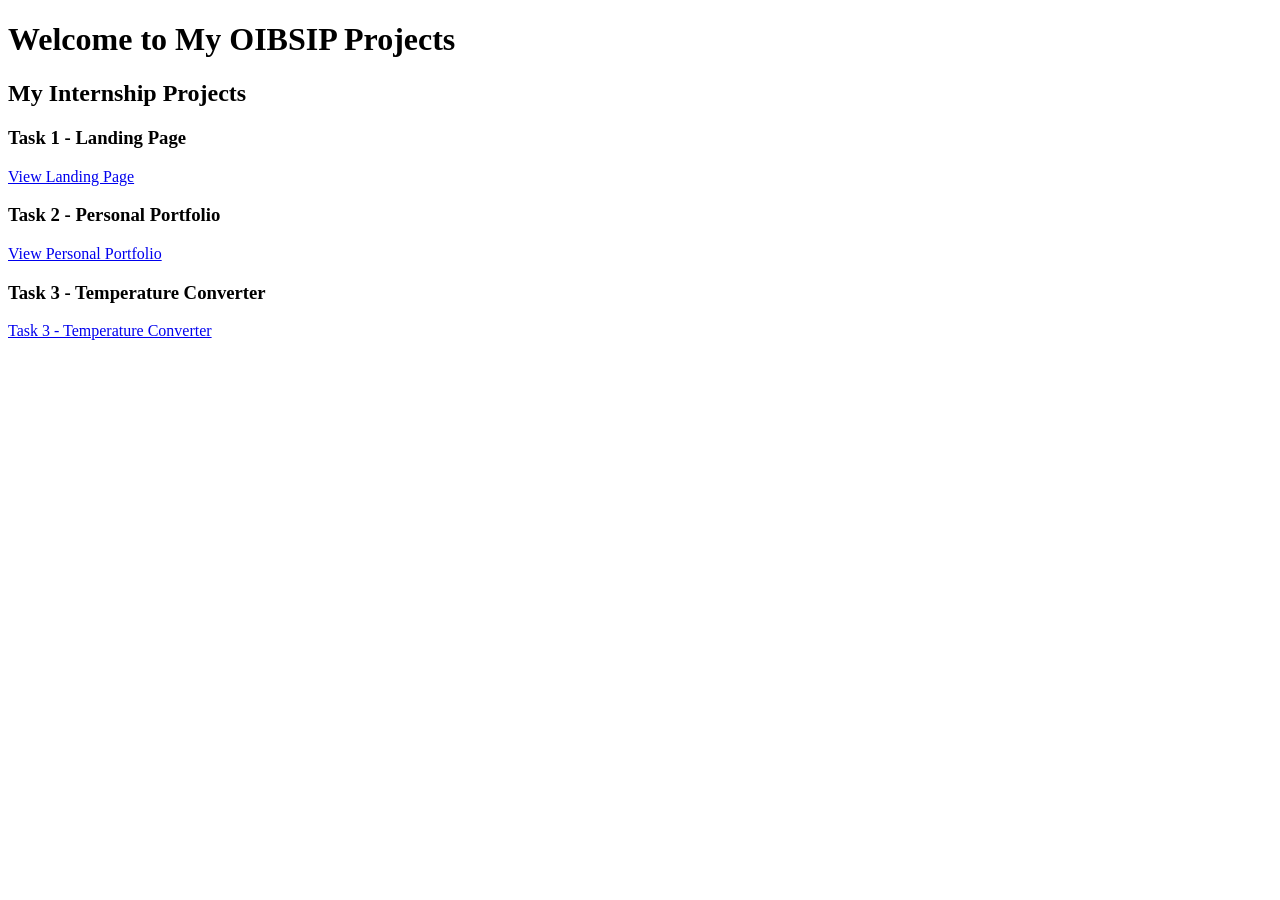
<file: index.html>
<!DOCTYPE html>
<html lang="en">
<head>
    <meta charset="UTF-8">
    <meta name="viewport" content="width=device-width, initial-scale=1.0">
    <title>Manish More | OIBSIP Projects</title>
</head>
<body>

    <h1>Welcome to My OIBSIP Projects</h1>

    <h2>My Internship Projects</h2>

    <h3>Task 1 - Landing Page</h3>
    <a href="webDev-L1-landing%20page/">
        View Landing Page
    </a>

    <h3>Task 2 - Personal Portfolio</h3>
    <a href="WebDev-L1-PersonalPortfolio/">
        View Personal Portfolio
    </a>

    <h3>Task 3 - Temperature Converter</h3>
    <a href="./webDev-L1-TemperatureConverter/">
    Task 3 - Temperature Converter
</a>

</body>
</html>
</file>
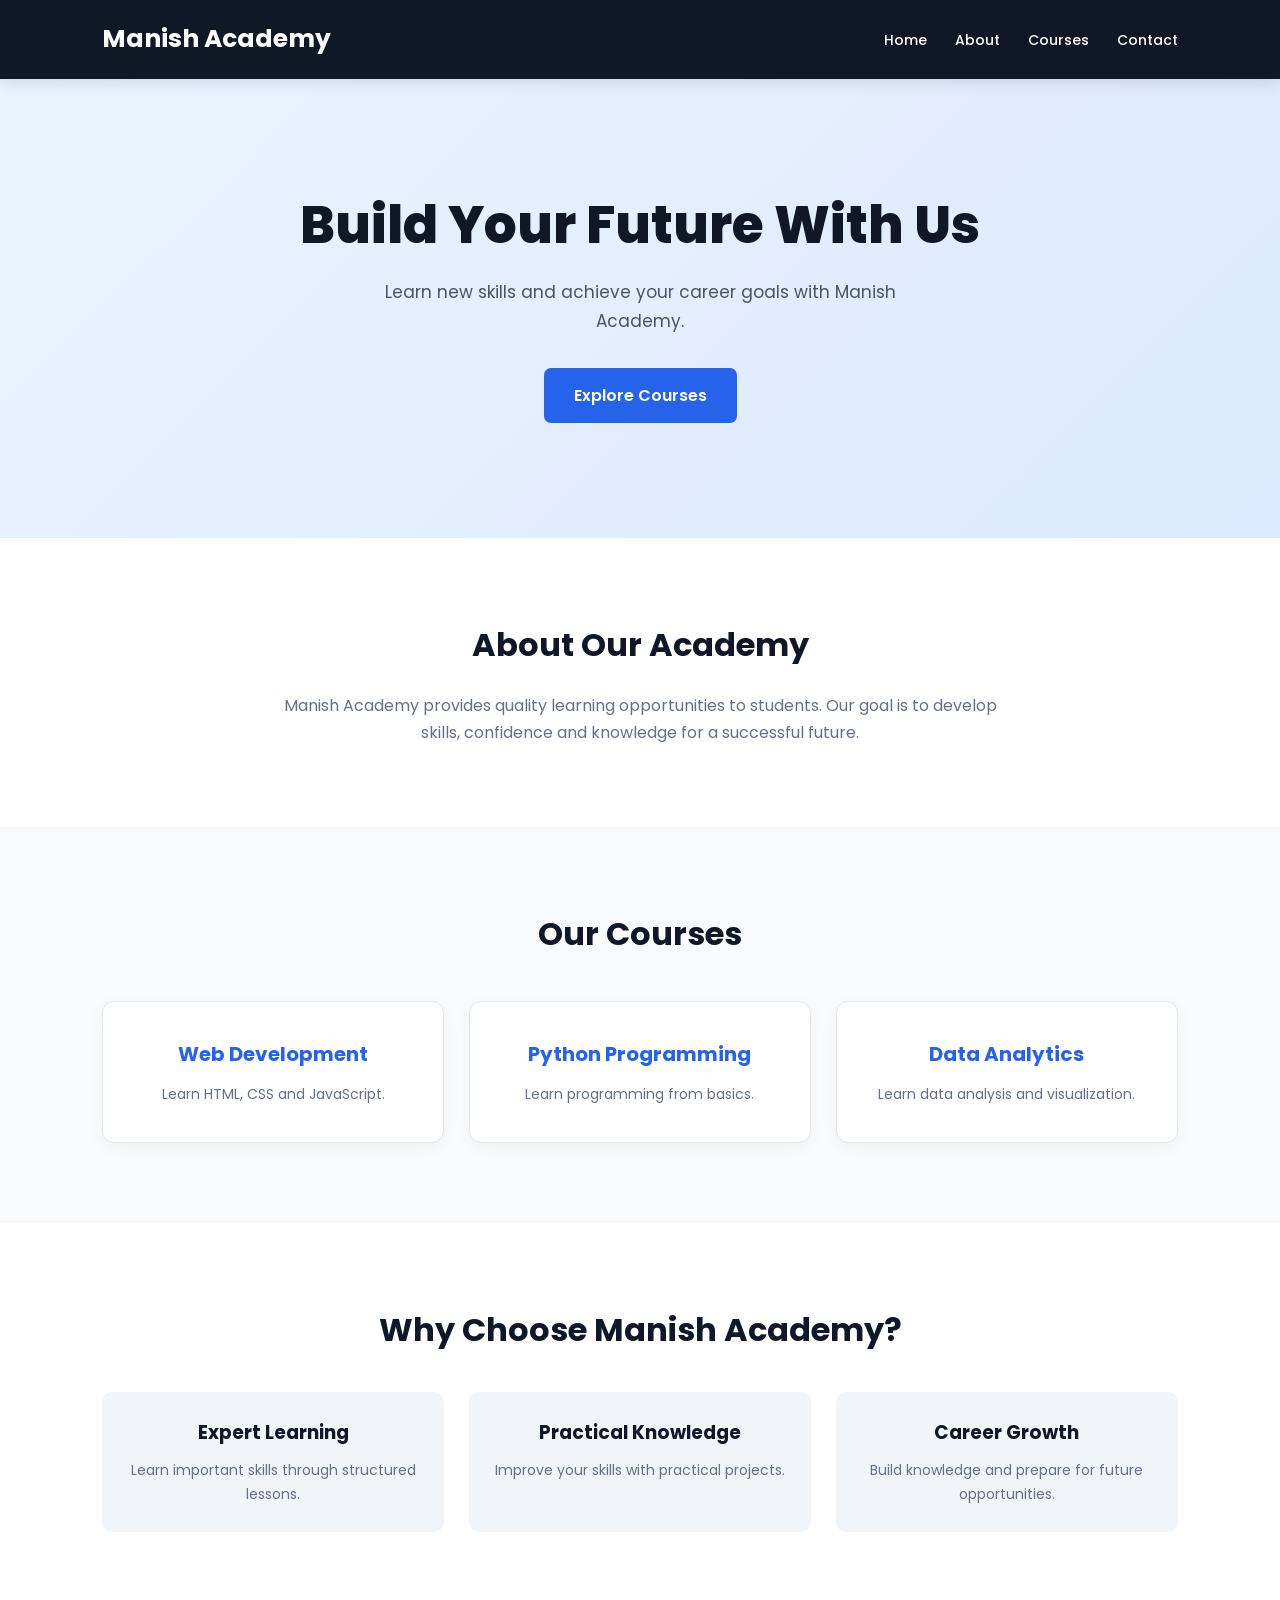
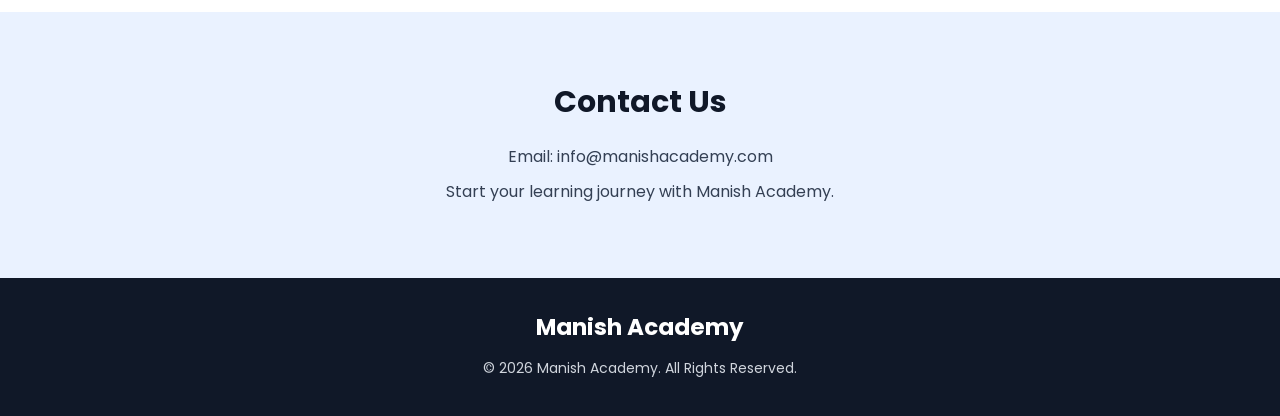
<file: webDev-L1-landing page/index.html>
<!DOCTYPE html>
<html lang="en">
<head>
    <meta charset="UTF-8">
    <meta name="viewport" content="width=device-width, initial-scale=1.0">
    <title>Manish Academy</title>
    <link rel="stylesheet" href="style.css">
</head>
<body>

    <header>
        <nav class="navbar">
            <h2>Manish Academy</h2>
            <ul>
                <li><a href="#home">Home</a></li>
                <li><a href="#about">About</a></li>
                <li><a href="#courses">Courses</a></li>
                <li><a href="#contact">Contact</a></li>
            </ul>
        </nav>
    </header>

    <section class="hero" id="home">
        <h1>Build Your Future With Us</h1>
        <p>Learn new skills and achieve your career goals
           with Manish Academy.</p>
        <a href="#courses" class="btn">Explore Courses</a>
    </section>

    <section class="about" id="about">
        <h2>About Our Academy</h2>
        <p>
            Manish Academy provides quality learning
            opportunities to students. Our goal is to
            develop skills, confidence and knowledge
            for a successful future.
        </p>
    </section>

    <section class="courses" id="courses">
        <h2>Our Courses</h2>

        <div class="cards">
            <div class="card">
                <h3>Web Development</h3>
                <p>Learn HTML, CSS and JavaScript.</p>
            </div>

            <div class="card">
                <h3>Python Programming</h3>
                <p>Learn programming from basics.</p>
            </div>

            <div class="card">
                <h3>Data Analytics</h3>
                <p>Learn data analysis and visualization.</p>
            </div>
        </div>
    </section>

        <!-- Why Choose Us Section -->
    <section class="features">
        <h2>Why Choose Manish Academy?</h2>

        <div class="feature-list">
            <div class="feature-item">
                <h3>Expert Learning</h3>
                <p>Learn important skills through structured lessons.</p>
            </div>

            <div class="feature-item">
                <h3>Practical Knowledge</h3>
                <p>Improve your skills with practical projects.</p>
            </div>

            <div class="feature-item">
                <h3>Career Growth</h3>
                <p>Build knowledge and prepare for future opportunities.</p>
            </div>
        </div>
    </section>


    <section class="contact" id="contact">
        <h2>Contact Us</h2>
        <p>Email: info@manishacademy.com</p>
        <p>Start your learning journey with Manish Academy.</p>
    </section>

    <!-- Footer -->
    <footer>
        <h3>Manish Academy</h3>
        <p>© 2026 Manish Academy. All Rights Reserved.</p>
    </footer>

</body>
</html>
</file>
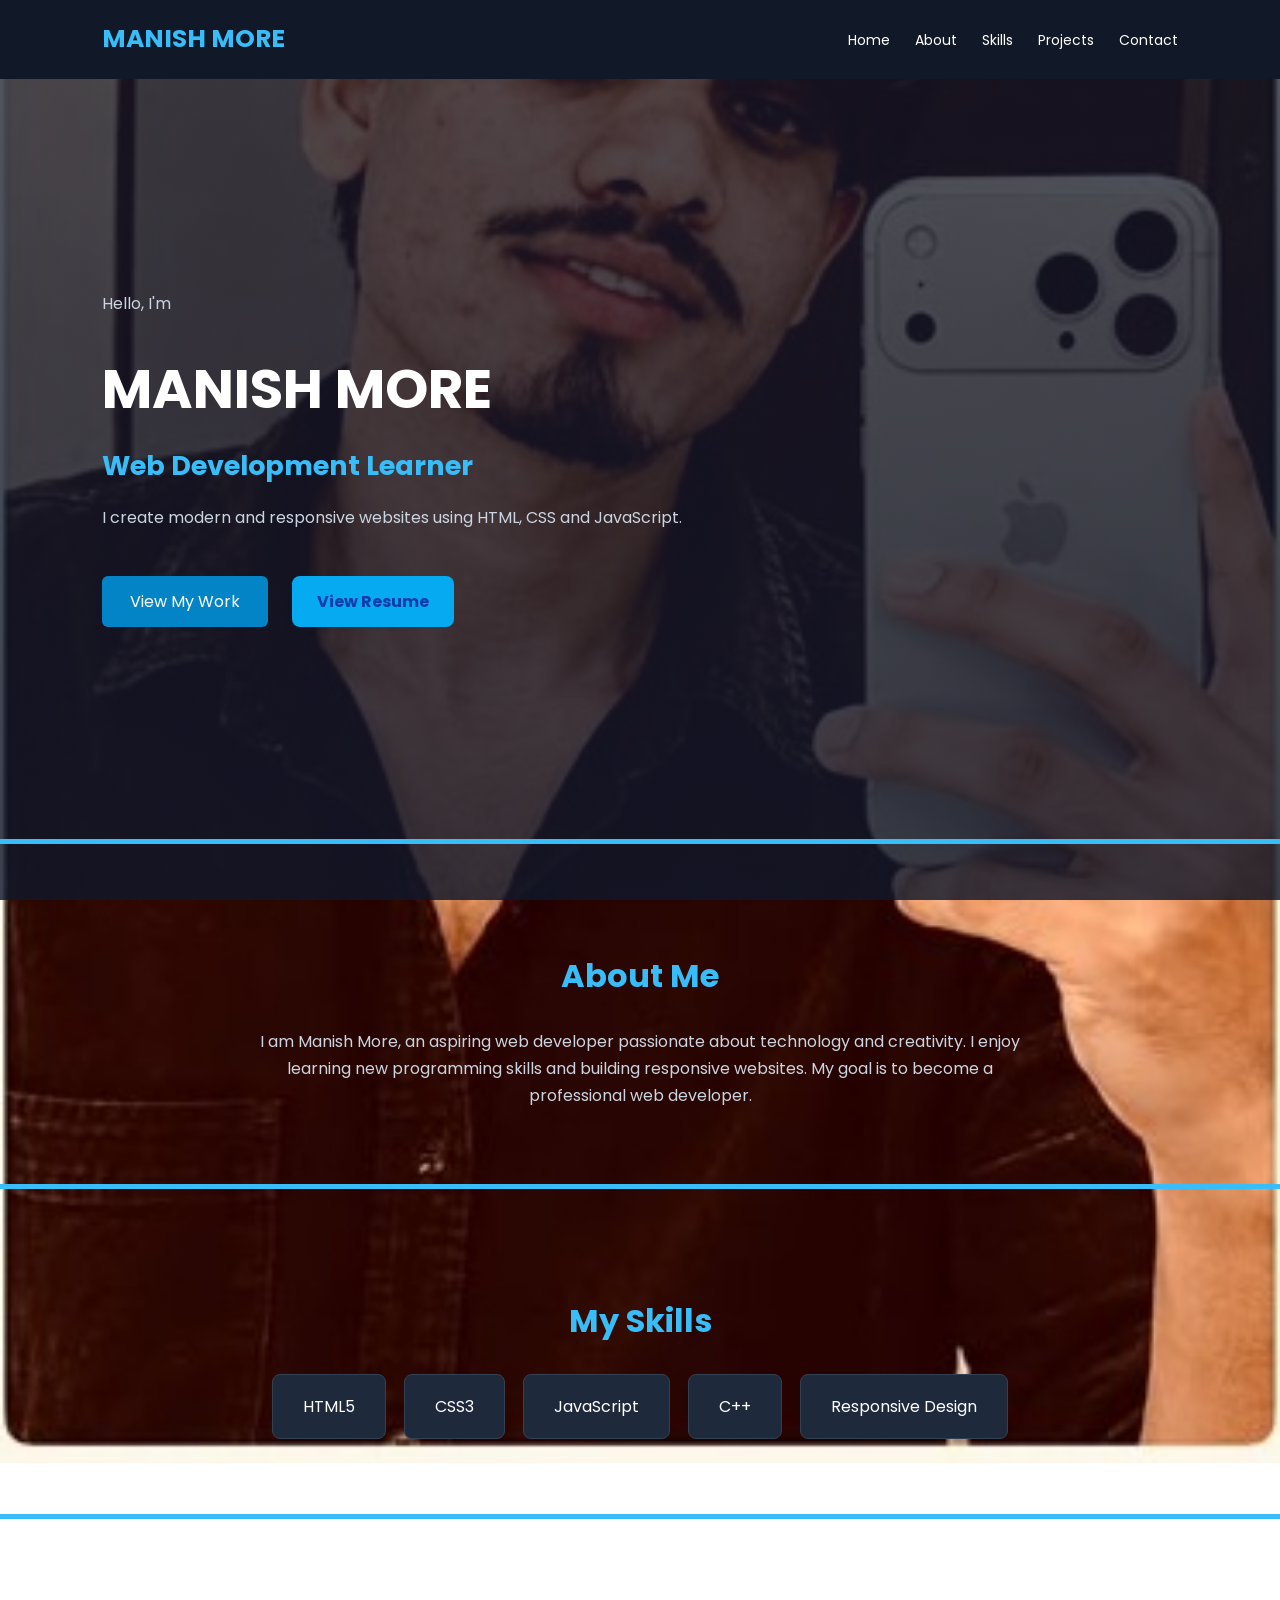
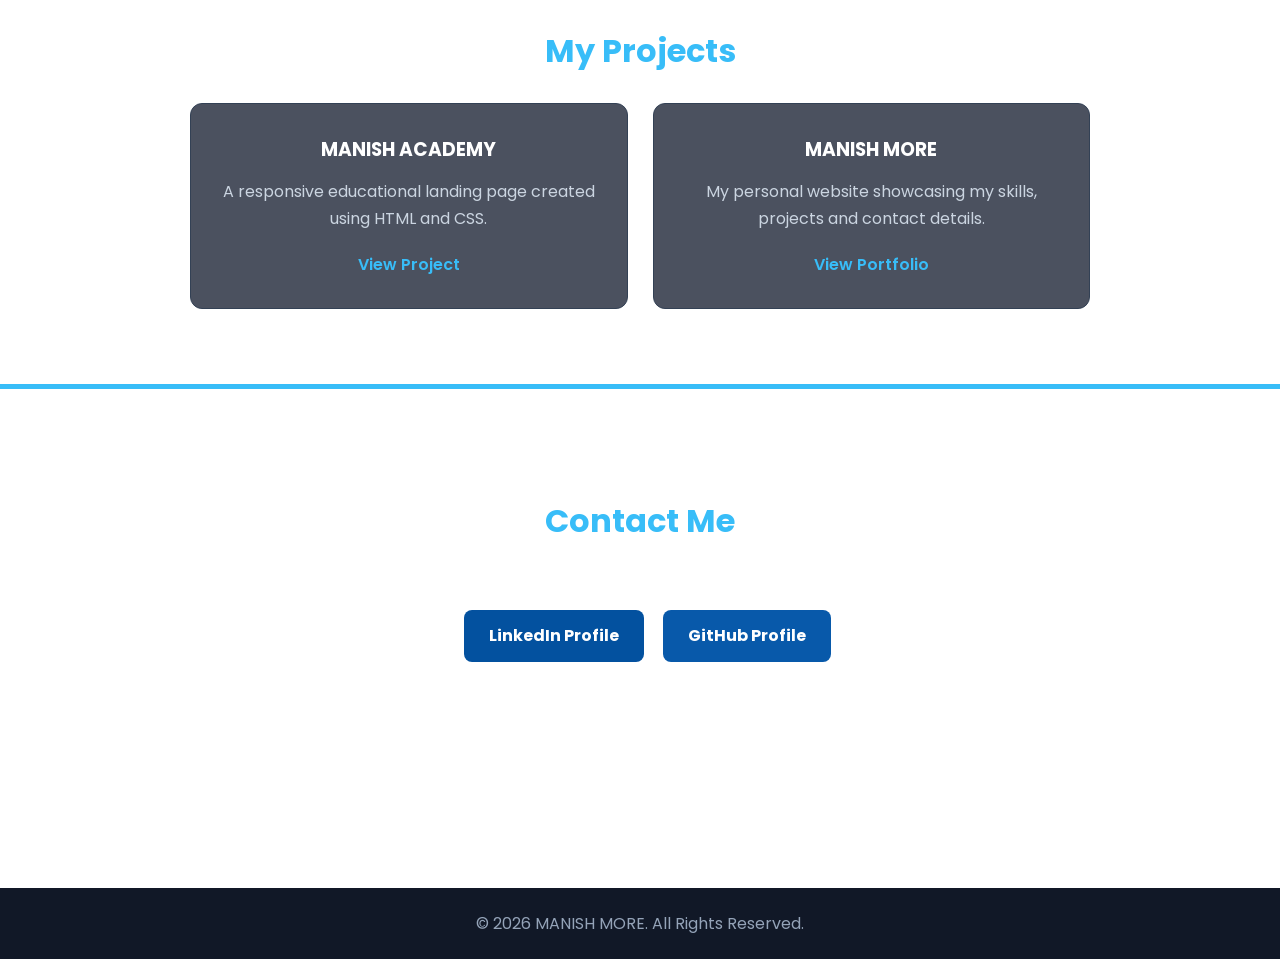
<file: WebDev-L1-PersonalPortfolio/index.html>
<!DOCTYPE html>
<html lang="en">
<head>
    <meta charset="UTF-8">
    <meta name="viewport" content="width=device-width, initial-scale=1.0">
    <title>Manish More | Personal Portfolio</title>
    <link rel="stylesheet" href="style.css">
</head>
<body>

    <header>
        <nav class="navbar">
            <h2>MANISH MORE</h2>
            <ul>
                <li><a href="#home">Home</a></li>
                <li><a href="#about">About</a></li>
                <li><a href="#skills">Skills</a></li>
                <li><a href="#projects">Projects</a></li>
                <li><a href="#contact">Contact</a></li>
            </ul>
        </nav>
    </header>

    <section class="hero" id="home">
    
        <div>
        
            <p>Hello, I'm</p>
            <h1>MANISH MORE</h1>
            <h2>Web Development Learner</h2>
            <p>
                I create modern and responsive websites
                using HTML, CSS and JavaScript.
            </p>
            
            <a href="#projects" class="btn">View My Work</a>
            <a href="./resume/Manish-More-Resume.pdf"
   target="_blank"
   class="resume-btn">
   View Resume
</a>
        </div>
    </section>
    
    
    <section id="about" class="about">
        <h2>About Me</h2>
        <p>
            I am Manish More, an aspiring web developer
            passionate about technology and creativity.
            I enjoy learning new programming skills and
            building responsive websites. My goal is to
            become a professional web developer.
        </p>
    </section>
    <section class="skills" id="skills">
        <h2>My Skills</h2>
        <div class="skill-list">
            <div class="skill">HTML5</div>
            <div class="skill">CSS3</div>
            <div class="skill">JavaScript</div>
            <div class="skill">C++</div>
            <div class="skill">Responsive Design</div>
        </div>
    </section>

    <section class="projects" id="projects">
        <h2>My Projects</h2>
        <div class="project-list">

            <div class="project-card">
                <h3>MANISH ACADEMY</h3>
                <p>
                    A responsive educational landing page
                    created using HTML and CSS.
                </p>
                <a href="https://manishmoremanishmore175-ship-it.github.io/OIBSIP/webDev-L1-landing%20page/"
                   target="_blank"
                   rel="noopener noreferrer">
                    View Project
                </a>
            </div>

            <div class="project-card">
                <h3>MANISH MORE</h3>
                <p>
                    My personal website showcasing my
                    skills, projects and contact details.
                </p>
                <a href="#home">View Portfolio</a>
            </div>

        </div>
    </section>

        <section class="contact" id="contact">
    <h2>Contact Me</h2>
    <p>Feel free to contact me for any questions or opportunities.</p>


<a href="https://www.linkedin.com/in/manish-more930/"
   target="_blank"
   rel="noopener noreferrer"
   class="linkedin-btn">
    LinkedIn Profile
</a>
<a href="https://github.com/manishmoremanishmore175-ship-it"
   target="_blank"
   rel="noopener noreferrer"
   class="github-btn">
   GitHub Profile
</a>
        <p>Email: info@manishacademy.com</p>
        <p>Location: Indore, India</p>
        <p>Let's connect and build something amazing!</p>
    </section>

    <footer>
        <p>© 2026 MANISH MORE. All Rights Reserved.</p>
    </footer>

</body>
</html>
</file>
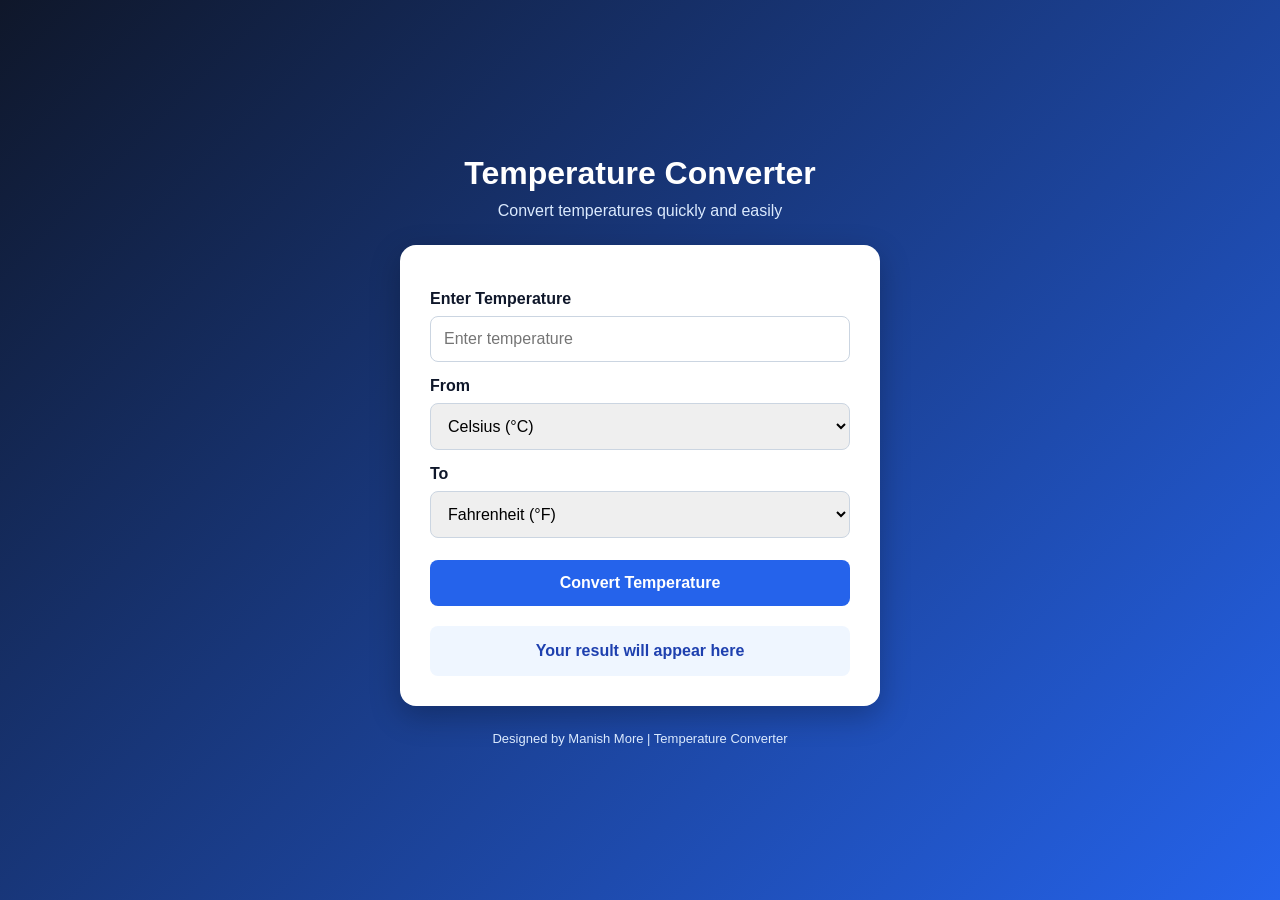
<file: webDev-L1-TemperatureConverter/index.html>
<!DOCTYPE html>
<html lang="en">
<head>
    <meta charset="UTF-8">
    <meta name="viewport" content="width=device-width, initial-scale=1.0">
    <title>Temperature Converter | Manish More</title>
    <link rel="stylesheet" href="style.css">
</head>
<body>

    <div class="container">
        <h1>Temperature Converter</h1>
        <p class="subtitle">Convert temperatures quickly and easily</p>

        <div class="converter">
            <label for="temperature">Enter Temperature</label>
            <input type="number" id="temperature"
                   placeholder="Enter temperature">

            <label for="fromUnit">From</label>
            <select id="fromUnit">
                <option value="celsius">Celsius (°C)</option>
                <option value="fahrenheit">Fahrenheit (°F)</option>
                <option value="kelvin">Kelvin (K)</option>
            </select>

            <label for="toUnit">To</label>
            <select id="toUnit">
                <option value="fahrenheit">Fahrenheit (°F)</option>
                <option value="celsius">Celsius (°C)</option>
                <option value="kelvin">Kelvin (K)</option>
            </select>

            <button id="convertBtn">Convert Temperature</button>

            <div class="result" id="result" aria-live="polite">
                Your result will appear here
            </div>
        </div>

        <footer>
            <p>Designed by Manish More | Temperature Converter</p>
        </footer>
    </div>

    <script src="script.js"></script>
</body>
</html>
</file>
<file: webDev-L1-landing page/style.css>
@import url('https://fonts.googleapis.com/css2?family=Poppins:wght@400;500;600;700;800&display=swap');

* {
    margin: 0;
    padding: 0;
    box-sizing: border-box;
    scroll-behavior: smooth;
}

body {
    font-family: 'Poppins', sans-serif;
    line-height: 1.7;
    color: #344054;
    background: #ffffff;
}

/* NAVBAR */

header {
    position: sticky;
    top: 0;
    z-index: 1000;
}

.navbar {
    background: #101828;
    color: white;
    padding: 18px 8%;
    display: flex;
    justify-content: space-between;
    align-items: center;
    flex-wrap: wrap;
    box-shadow: 0 3px 15px rgba(0,0,0,0.12);
}

.navbar h2 {
    font-size: 25px;
    font-weight: 700;
    color: #ffffff;
}

.navbar ul {
    display: flex;
    list-style: none;
    gap: 28px;
}

.navbar a {
    color: #ffffff;
    text-decoration: none;
    font-size: 14px;
    font-weight: 500;
    transition: 0.3s;
}

.navbar a:hover {
    color: #60a5fa;
}

/* HERO SECTION */

.hero {
    background: linear-gradient(135deg, #eaf2ff, #dbeafe);
    text-align: center;
    padding: 115px 20px;
}

.hero h1 {
    font-size: clamp(32px, 5vw, 52px);
    line-height: 1.2;
    color: #101828;
    font-weight: 800;
    max-width: 850px;
    margin: auto;
}

.hero p {
    margin: 22px auto 32px;
    font-size: 17px;
    color: #475467;
    max-width: 600px;
}

.btn {
    display: inline-block;
    background: #2563eb;
    color: white;
    padding: 14px 30px;
    text-decoration: none;
    border-radius: 7px;
    font-weight: 600;
    transition: 0.3s;
}

.btn:hover {
    background: #1d4ed8;
    transform: translateY(-3px);
    box-shadow: 0 8px 20px rgba(37,99,235,0.2);
}

/* COMMON SECTION */

.about,
.courses,
.features {
    padding: 80px 8%;
    text-align: center;
}

.about h2,
.courses h2,
.features h2 {
    font-size: 32px;
    color: #101828;
    margin-bottom: 20px;
}

.about p {
    max-width: 750px;
    margin: auto;
    font-size: 16px;
    color: #667085;
}

/* COURSES */

.courses {
    background: #f8fafc;
}

.cards {
    display: grid;
    grid-template-columns: repeat(3, 1fr);
    gap: 25px;
    margin-top: 40px;
}

.card {
    padding: 35px 25px;
    background: white;
    border: 1px solid #e4e7ec;
    border-radius: 12px;
    box-shadow: 0 5px 20px rgba(16,24,40,0.04);
    transition: 0.3s;
}

.card:hover {
    transform: translateY(-8px);
    box-shadow: 0 12px 30px rgba(16,24,40,0.10);
}

.card h3 {
    color: #2563eb;
    font-size: 20px;
    margin-bottom: 12px;
}

.card p {
    color: #667085;
    font-size: 14px;
}

/* FEATURES */

.features {
    background: #ffffff;
}

.feature-list {
    display: grid;
    grid-template-columns: repeat(3, 1fr);
    gap: 25px;
    margin-top: 35px;
}

.feature-item {
    background: #f1f5f9;
    padding: 25px;
    border-radius: 10px;
}

.feature-item h3 {
    color: #101828;
    margin-bottom: 10px;
}

.feature-item p {
    color: #667085;
    font-size: 14px;
}

/* CONTACT */

.contact {
    padding: 65px 20px;
    text-align: center;
    background: #eaf2ff;
}

.contact h2 {
    font-size: 30px;
    color: #101828;
    margin-bottom: 15px;
}

.contact p {
    margin: 8px 0;
}

/* FOOTER */

footer {
    background: #101828;
    color: white;
    text-align: center;
    padding: 30px 20px;
}

footer h3 {
    font-size: 23px;
    margin-bottom: 10px;
}

footer p {
    color: #d0d5dd;
    font-size: 14px;
    margin: 5px 0;
}

/* RESPONSIVE DESIGN */

@media (max-width: 768px) {
    .navbar {
        flex-direction: column;
        gap: 15px;
        padding: 18px 5%;
    }

    .navbar ul {
        justify-content: center;
        flex-wrap: wrap;
        gap: 15px;
    }

    .cards,
    .feature-list {
        grid-template-columns: 1fr;
    }

    .hero {
        padding: 85px 20px;
    }

    .about,
    .courses,
    .features {
        padding: 60px 6%;
    }

    .about h2,
    .courses h2,
    .features h2 {
        font-size: 27px;
    }
}

@media (max-width: 400px) {
    .navbar h2 {
        font-size: 22px;
    }

    .navbar ul {
        gap: 11px;
    }

    .navbar a {
        font-size: 13px;
    }

    .hero p {
        font-size: 15px;
    }
}
</file>
<file: WebDev-L1-PersonalPortfolio/style.css>
@import url('https://fonts.googleapis.com/css2?family=Poppins:wght@400;500;600;700;800&display=swap');

* {
    margin: 0;
    padding: 0;
    box-sizing: border-box;
    scroll-behavior: smooth;
}

body {
    font-family: 'Poppins', sans-serif;
    line-height: 1.7;
    color: #e5e7eb;
    background: #0f172a;
}

/* Navigation */
.navbar {
    background: #111827;
    padding: 18px 8%;
    display: flex;
    justify-content: space-between;
    align-items: center;
    flex-wrap: wrap;
}

.navbar h2 {
    color: #38bdf8;
    font-size: 25px;
}

.navbar ul {
    display: flex;
    list-style: none;
    gap: 25px;
    flex-wrap: wrap;
}

.navbar a {
    color: #ffffff;
    text-decoration: none;
    font-size: 14px;
    transition: 0.3s;
}

.navbar a:hover {
    color: #38bdf8;
}

/* Hero */
.hero {
    min-height: 85vh;
    padding: 100px 8%;
    display: flex;
    align-items: center;
    background: linear-gradient(135deg, #0f172a, #172554);
}

.hero h1 {
    color: #ffffff;
    font-size: 55px;
    margin: 8px 0;
}

.hero h2 {
    color: #38bdf8;
    font-size: 27px;
    margin-bottom: 15px;
}

.hero p {
    max-width: 600px;
    color: #cbd5e1;
    margin-bottom: 25px;
}

.btn {
    display: inline-block;
    background: #0284c7;
    color: white;
    padding: 12px 28px;
    text-decoration: none;
    border-radius: 6px;
    transition: 0.3s;
}

.btn:hover {
    background: #0369a1;
    transform: translateY(-3px);
}

/* Common Sections */
.about, .skills, .projects, .contact {
    padding: 75px 8%;
    text-align: center;
}

section h2 {
    font-size: 32px;
    color: #38bdf8;
    margin-bottom: 25px;
}

.about p {
    max-width: 800px;
    margin: auto;
    color: #cbd5e1;
}

/* Skills */
.skill-list {
    display: flex;
    justify-content: center;
    flex-wrap: wrap;
    gap: 18px;
}

.skill {
    background: #1e293b;
    color: #ffffff;
    padding: 18px 30px;
    border: 1px solid #334155;
    border-radius: 8px;
    transition: 0.3s;
}

.skill:hover {
    background: #0284c7;
    transform: translateY(-5px);
}

/* Projects */
.project-list {
    display: grid;
    grid-template-columns: repeat(2, 1fr);
    gap: 25px;
    max-width: 900px;
    margin: auto;
}

.project-card {
    background: #1e293b;
    padding: 30px;
    border-radius: 12px;
    border: 1px solid #334155;
    transition: 0.3s;
}

.project-card:hover {
    transform: translateY(-6px);
    border-color: #38bdf8;
}

.project-card h3 {
    color: #ffffff;
    margin-bottom: 12px;
}

.project-card p {
    color: #cbd5e1;
    margin-bottom: 18px;
}

.project-card a {
    color: #38bdf8;
    text-decoration: none;
    font-weight: 600;
}

/* Contact */
.contact {
    background: #172554;
}

.contact p {
    margin: 10px 0;
}

/* Footer */
footer {
    background: #111827;
    text-align: center;
    padding: 22px;
    color: #94a3b8;
}

/* Responsive Design */
@media (max-width: 768px) {
    .navbar {
        flex-direction: column;
        gap: 15px;
        padding: 18px 5%;
    }

    .navbar ul {
        justify-content: center;
        gap: 15px;
    }

    .hero {
        min-height: 70vh;
        padding: 75px 6%;
        text-align: center;
    }

    .hero h1 {
        font-size: 36px;
    }

    .hero h2 {
        font-size: 22px;
    }

    .project-list {
        grid-template-columns: 1fr;
    }

    .about, .skills, .projects, .contact {
        padding: 55px 6%;
    }
}

@media (max-width: 400px) {
    .navbar ul {
        gap: 10px;
    }

    .navbar a {
        font-size: 12px;
    }

    .hero h1 {
        font-size: 30px;
    }

    section h2 {
        font-size: 27px;
    }
}
/* FULL WEBSITE BACKGROUND IMAGE */

body {
    background:
        linear-gradient(
            rgba(15, 23, 42, 0.72),
            rgba(15, 23, 42, 0.82)
        ),
        url("image/manish-portfolio-photo.jpg");

    background-size: cover;
    background-position: center;
    background-repeat: no-repeat;
    background-attachment: fixed;
    color: white;
}

.hero,
.about,
.skills,
.projects,
.contact {
    background: transparent !important;
}

/* Keep cards readable */
.project-card,
.skill-card {
    background: rgba(15, 23, 42, 0.75);
    backdrop-filter: blur(8px);
}


/* Thick section border lines */

section {
    border-bottom: 5px solid #38bdf8;
    padding-bottom: 50px;
    margin-bottom: 30px;
}

section:last-of-type {
    border-bottom: none;
}


.resume-btn {
    display: inline-block;
    background: #06aaf0;
    color: #0e3ca8;
    padding: 12px 25px;
    border-radius: 8px;
    text-decoration: none;
    font-weight: bold;
    margin-top: 20px;
    transition: 0.3s;
}

.resume-btn:hover {
    background: white;
    transform: translateY(-3px);
}

.resume-btn {
    margin-left: 20px;
}


.linkedin-btn {
    display: inline-block;
    background: #03519f;
    color: white;
    padding: 12px 25px;
    border-radius: 8px;
    text-decoration: none;
    font-weight: bold;
    margin-left: 15px;
    transition: 0.3s;
}

.linkedin-btn:hover {
    background: #004182;
    transform: translateY(-3px);
}


.github-btn {
    display: inline-block;
    background: #0859aa;
    color: white;
    padding: 12px 25px;
    border-radius: 8px;
    text-decoration: none;
    font-weight: bold;
    margin-left: 15px;
    transition: 0.3s;
}

.github-btn:hover {
    background: #2d4fc8;
    transform: translateY(-3px);
}


@media (max-width: 700px) {
    body {
        background-attachment: scroll;
    }
}


/* Mobile Responsive Design */

@media (max-width: 768px) {

    .navbar {
        flex-direction: column;
        padding: 15px;
        gap: 15px;
    }

    .navbar ul {
        flex-wrap: wrap;
        justify-content: center;
        gap: 15px;
    }

    .hero {
        padding: 70px 20px;
        text-align: center;
    }

    .hero h1 {
        font-size: 32px;
    }

    .hero p {
        font-size: 16px;
    }

    .about,
    .skills,
    .projects,
    .contact {
        padding: 40px 20px;
        text-align: center;
    }

    .skills-container,
    .projects-container {
        grid-template-columns: 1fr;
    }

    .resume-btn,
    .contact-btn,
    .linkedin-btn,
    .github-btn {
        margin: 10px 5px;
    }

    .contact form {
        width: 100%;
    }

    .contact input,
    .contact textarea {
        font-size: 16px;
    }
}

@media (max-width: 480px) {

    .hero h1 {
        font-size: 26px;
    }

    h2 {
        font-size: 24px;
    }

    .navbar ul {
        gap: 10px;
    }

    .navbar a {
        font-size: 14px;
    }

    .resume-btn,
    .contact-btn,
    .linkedin-btn,
    .github-btn {
        display: block;
        margin: 12px auto;
        width: 85%;
        text-align: center;
    }
}
</file>
<file: webDev-L1-TemperatureConverter/style.css>
* {
    margin: 0;
    padding: 0;
    box-sizing: border-box;
}

body {
    font-family: Arial, sans-serif;
    min-height: 100vh;
    display: flex;
    justify-content: center;
    align-items: center;
    padding: 20px;
    background: linear-gradient(135deg, #0f172a, #2563eb);
}

.container {
    width: 100%;
    max-width: 480px;
    text-align: center;
    color: white;
}

h1 {
    font-size: 32px;
    margin-bottom: 10px;
}

.subtitle {
    color: #dbeafe;
    margin-bottom: 25px;
}

.converter {
    background: white;
    color: #0f172a;
    padding: 30px;
    border-radius: 16px;
    box-shadow: 0 10px 30px rgba(0, 0, 0, 0.25);
    text-align: left;
}

label {
    display: block;
    margin: 15px 0 8px;
    font-weight: bold;
}

input, select {
    width: 100%;
    padding: 13px;
    border: 1px solid #cbd5e1;
    border-radius: 8px;
    font-size: 16px;
}

button {
    width: 100%;
    padding: 14px;
    margin-top: 22px;
    border: none;
    border-radius: 8px;
    background: #2563eb;
    color: white;
    font-size: 16px;
    font-weight: bold;
    cursor: pointer;
}

button:hover {
    background: #1d4ed8;
}

.result {
    margin-top: 20px;
    padding: 16px;
    background: #eff6ff;
    border-radius: 8px;
    text-align: center;
    color: #1e40af;
    font-weight: bold;
    overflow-wrap: anywhere;
}

footer {
    margin-top: 25px;
    color: #dbeafe;
    font-size: 13px;
}

@media (max-width: 480px) {
    h1 {
        font-size: 25px;
    }

    .converter {
        padding: 20px;
    }
}
</file>
